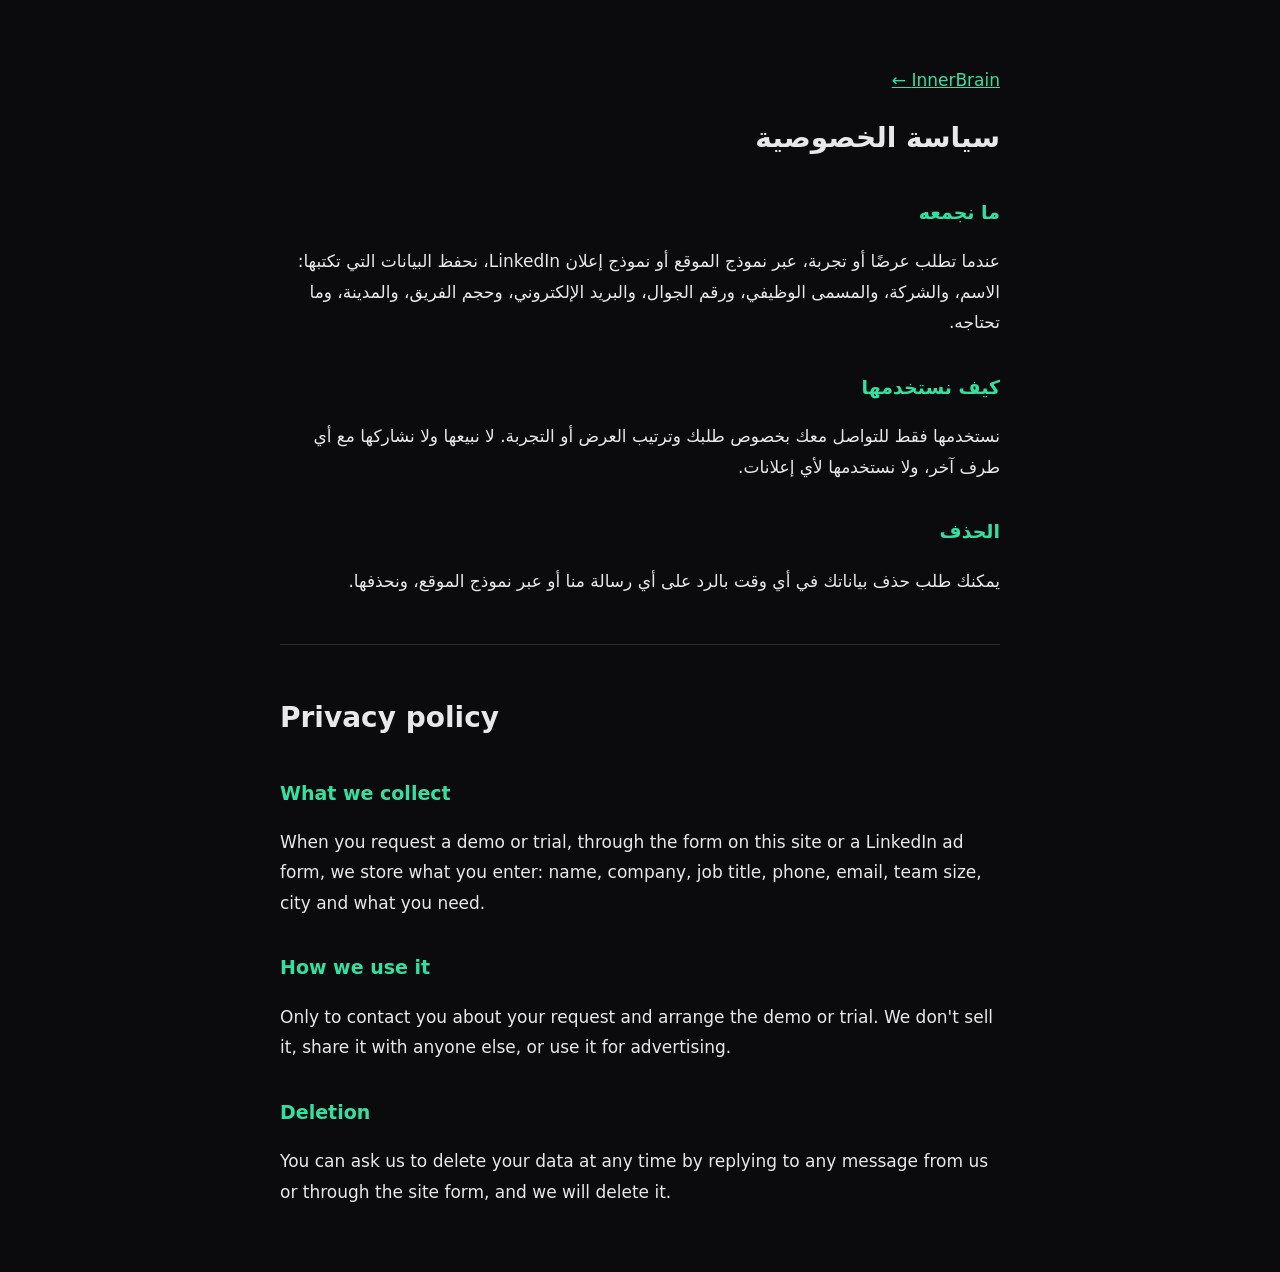
<file: public/privacy.html>
<!doctype html>
<!-- InnerBrain privacy policy: what contact data we collect from demo requests and how it is used. -->
<html lang="ar" dir="rtl">
<meta charset="utf-8">
<meta name="viewport" content="width=device-width,initial-scale=1">
<title>InnerBrain — سياسة الخصوصية</title>
<link rel="icon" href="/logo.png">
<style>
body{margin:0;background:#0b0b0d;color:#e8e8ea;font:17px/1.8 "IBM Plex Sans Arabic",system-ui,sans-serif}
main{max-width:720px;margin:0 auto;padding:48px 22px}
h1{font-size:28px;margin:0 0 6px} h2{font-size:19px;margin:32px 0 6px;color:#34e0a1}
a{color:#34e0a1} hr{border:0;border-top:1px solid #2a2a2e;margin:48px 0} .en{direction:ltr;text-align:left}
</style>
<main>
<p><a href="/">InnerBrain ←</a></p>
<h1>سياسة الخصوصية</h1>
<h2>ما نجمعه</h2>
<p>عندما تطلب عرضًا أو تجربة، عبر نموذج الموقع أو نموذج إعلان LinkedIn، نحفظ البيانات التي تكتبها: الاسم، والشركة، والمسمى الوظيفي، ورقم الجوال، والبريد الإلكتروني، وحجم الفريق، والمدينة، وما تحتاجه.</p>
<h2>كيف نستخدمها</h2>
<p>نستخدمها فقط للتواصل معك بخصوص طلبك وترتيب العرض أو التجربة. لا نبيعها ولا نشاركها مع أي طرف آخر، ولا نستخدمها لأي إعلانات.</p>
<h2>الحذف</h2>
<p>يمكنك طلب حذف بياناتك في أي وقت بالرد على أي رسالة منا أو عبر نموذج الموقع، ونحذفها.</p>
<hr>
<div class="en">
<h1>Privacy policy</h1>
<h2>What we collect</h2>
<p>When you request a demo or trial, through the form on this site or a LinkedIn ad form, we store what you enter: name, company, job title, phone, email, team size, city and what you need.</p>
<h2>How we use it</h2>
<p>Only to contact you about your request and arrange the demo or trial. We don't sell it, share it with anyone else, or use it for advertising.</p>
<h2>Deletion</h2>
<p>You can ask us to delete your data at any time by replying to any message from us or through the site form, and we will delete it.</p>
</div>
</main>
</html>
</file>
